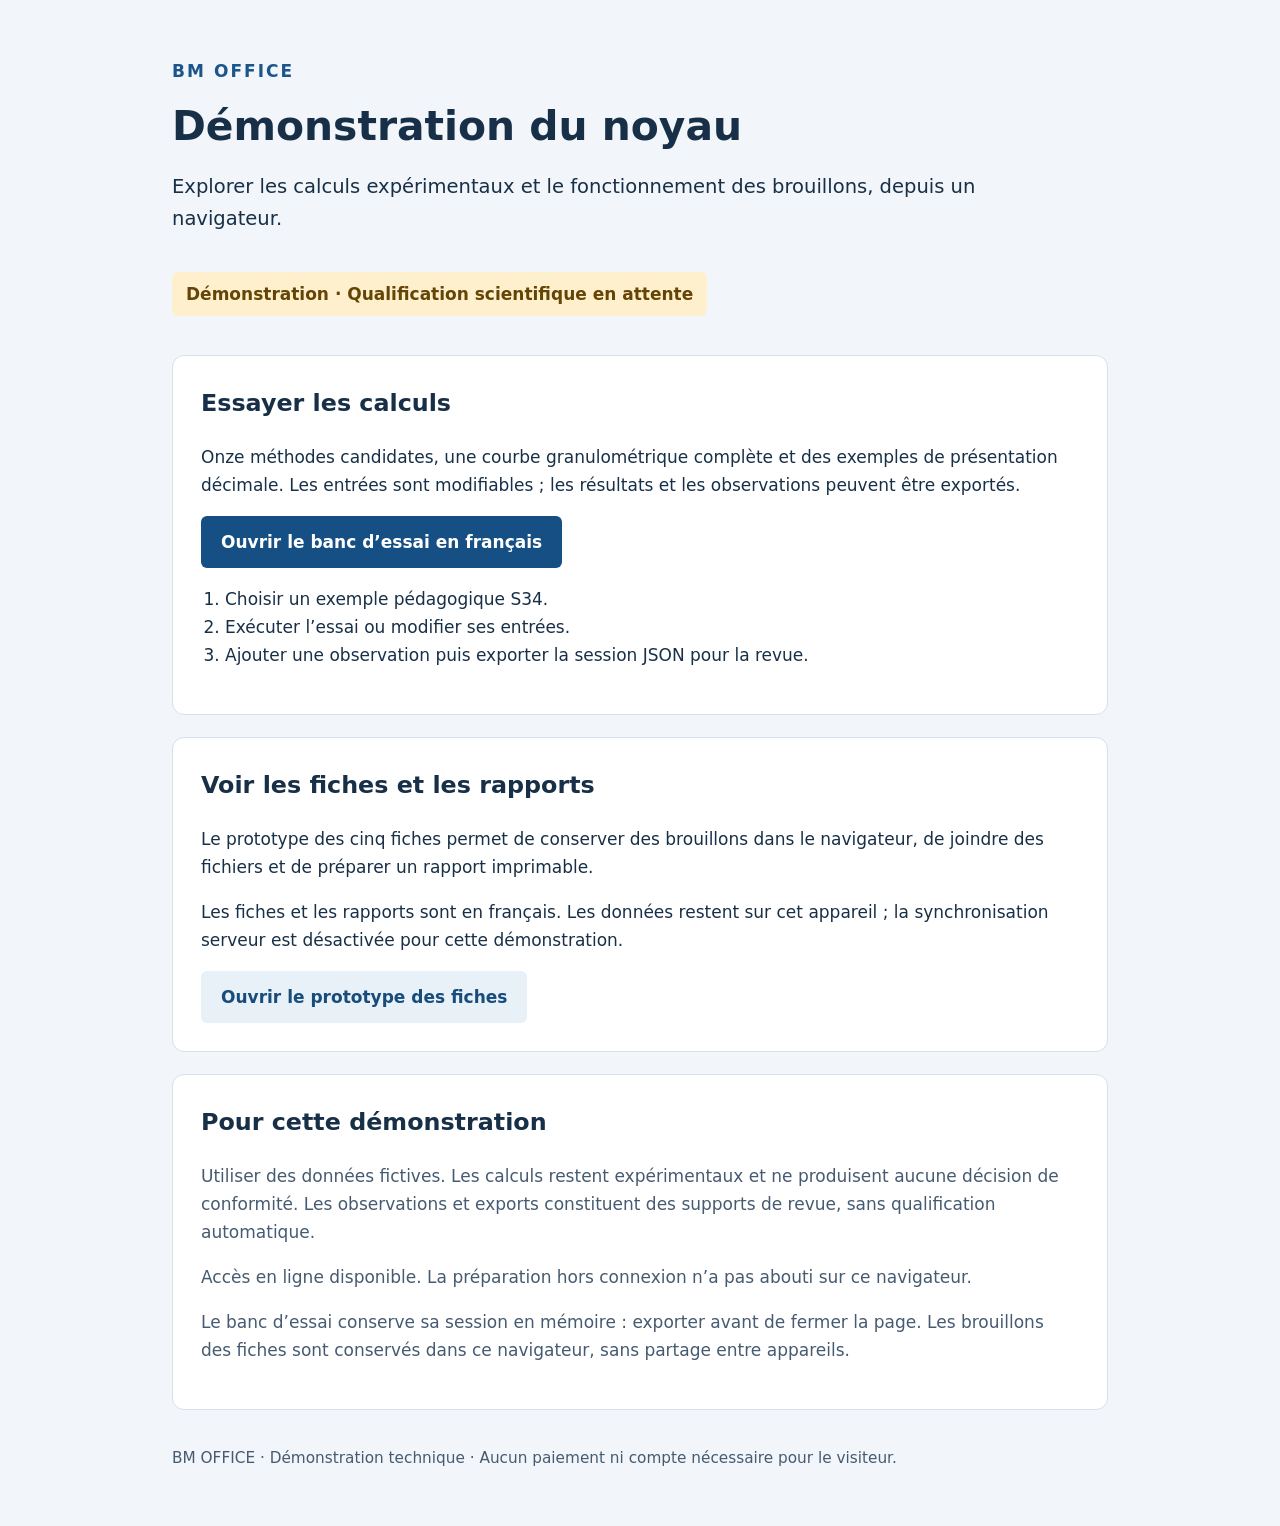
<file: index.html>
<!doctype html>
<html lang="fr"><head><meta charset="utf-8"><meta name="viewport" content="width=device-width,initial-scale=1">
<meta name="robots" content="noindex,nofollow"><meta name="theme-color" content="#164f83">
<title>BM OFFICE — Démonstration</title><link rel="stylesheet" href="./demo.css"><script type="module" src="./demo.mjs"></script></head>
<body><main>
<header><p class="brand">BM OFFICE</p><h1>Démonstration du noyau</h1><p class="intro">Explorer les calculs expérimentaux et le fonctionnement des brouillons, depuis un navigateur.</p><p class="badge">Démonstration · Qualification scientifique en attente</p></header>
<section><h2>Essayer les calculs</h2><p>Onze méthodes candidates, une courbe granulométrique complète et des exemples de présentation décimale. Les entrées sont modifiables ; les résultats et les observations peuvent être exportés.</p><a class="button" href="./tools/scientific-workbench/index.html">Ouvrir le banc d’essai en français</a><ol><li>Choisir un exemple pédagogique S34.</li><li>Exécuter l’essai ou modifier ses entrées.</li><li>Ajouter une observation puis exporter la session JSON pour la revue.</li></ol></section>
<section><h2>Voir les fiches et les rapports</h2><p>Le prototype des cinq fiches permet de conserver des brouillons dans le navigateur, de joindre des fichiers et de préparer un rapport imprimable.</p><p>Les fiches et les rapports sont en français. Les données restent sur cet appareil ; la synchronisation serveur est désactivée pour cette démonstration.</p><a class="secondary" href="./apps/web/public/index.html">Ouvrir le prototype des fiches</a></section>
<section class="note"><h2>Pour cette démonstration</h2><p>Utiliser des données fictives. Les calculs restent expérimentaux et ne produisent aucune décision de conformité. Les observations et exports constituent des supports de revue, sans qualification automatique.</p><p id="offline-status" role="status">Préparation de l’accès hors connexion…</p><p>Le banc d’essai conserve sa session en mémoire : exporter avant de fermer la page. Les brouillons des fiches sont conservés dans ce navigateur, sans partage entre appareils.</p></section>
<footer>BM OFFICE · Démonstration technique · Aucun paiement ni compte nécessaire pour le visiteur.</footer>
</main></body></html>
</file>
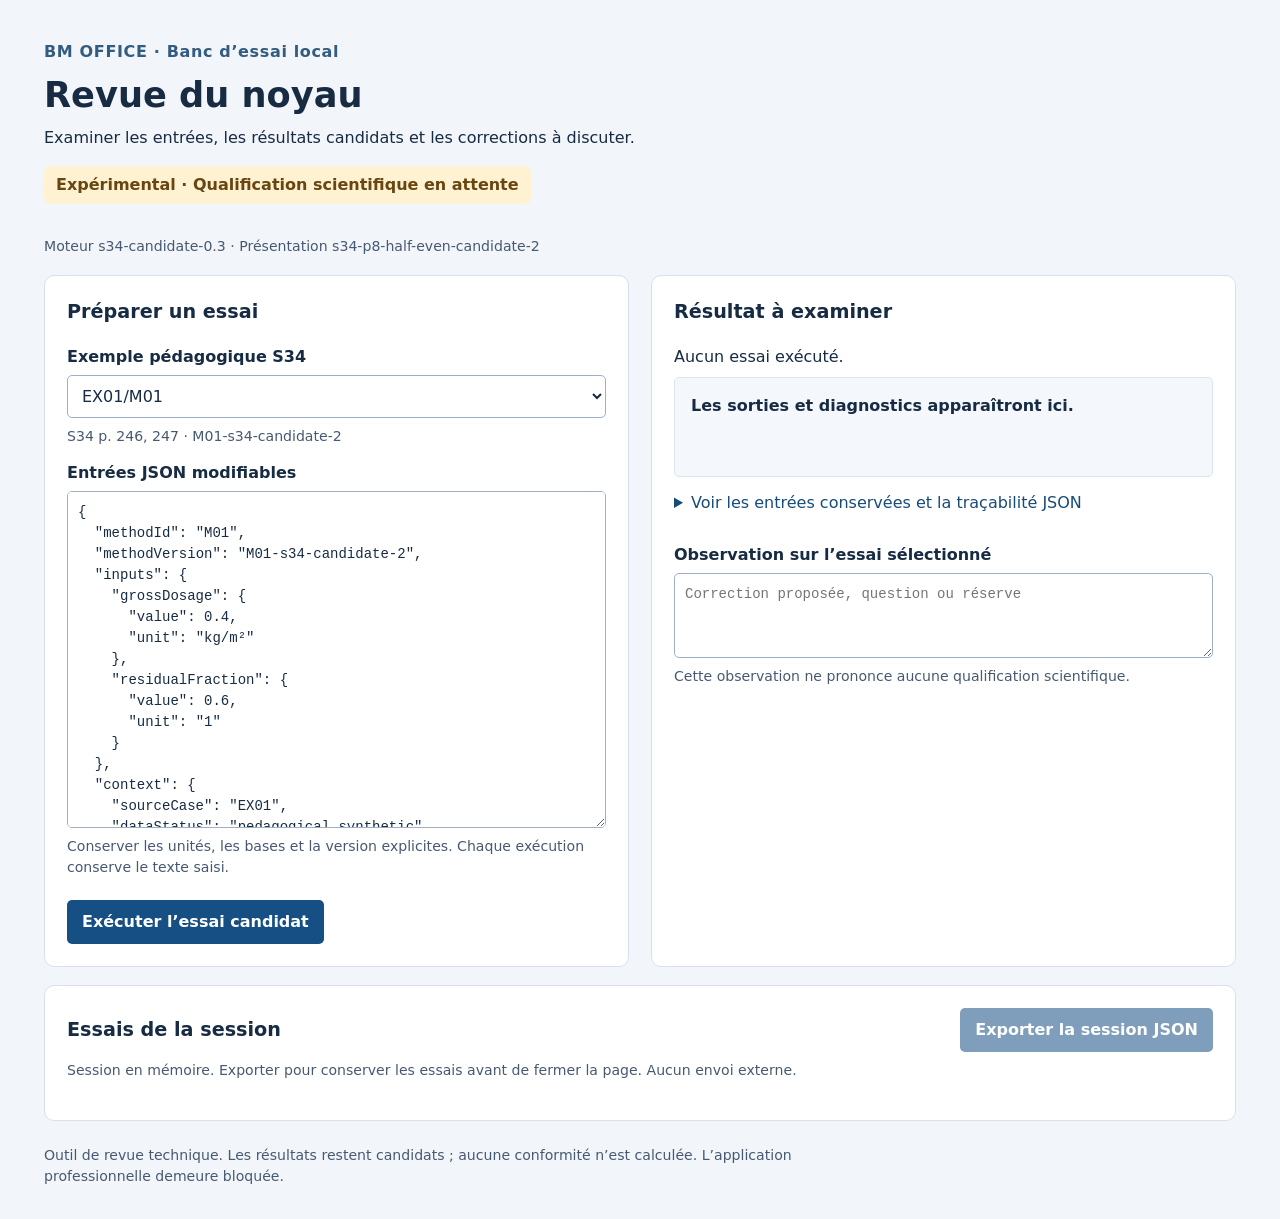
<file: tools/scientific-workbench/index.html>
<!doctype html>
<html lang="fr">
<head>
  <meta charset="utf-8">
  <meta name="viewport" content="width=device-width, initial-scale=1">
  <title>BM OFFICE — Revue du noyau</title>
  <link rel="stylesheet" href="./style.css">
  <script type="module" src="./workbench.mjs"></script>
</head>
<body>
  <main>
    <header><p class="brand">BM OFFICE · Banc d’essai local</p><h1>Revue du noyau</h1>
      <p>Examiner les entrées, les résultats candidats et les corrections à discuter.</p>
      <p class="status">Expérimental · Qualification scientifique en attente</p>
    </header>
    <p id="versions"></p>
    <div class="workspace">
      <section aria-labelledby="input-heading">
        <h2 id="input-heading">Préparer un essai</h2>
        <label for="example">Exemple pédagogique S34</label>
        <select id="example" disabled><option>Chargement…</option></select>
        <p id="source" class="detail"></p>
        <label for="request">Entrées JSON modifiables</label>
        <textarea id="request" spellcheck="false" rows="15" aria-describedby="input-help"></textarea>
        <p id="input-help" class="detail">Conserver les unités, les bases et la version explicites. Chaque exécution conserve le texte saisi.</p>
        <button id="run" disabled>Exécuter l’essai candidat</button>
      </section>
      <section aria-labelledby="result-heading">
        <h2 id="result-heading">Résultat à examiner</h2>
        <p id="result-status" role="status" aria-live="polite">Aucun essai exécuté.</p>
        <p id="output-summary" class="output-summary">Les sorties et diagnostics apparaîtront ici.</p>
        <details><summary>Voir les entrées conservées et la traçabilité JSON</summary><pre id="result"></pre></details>
        <label for="comment">Observation sur l’essai sélectionné</label>
        <textarea id="comment" rows="3" disabled placeholder="Correction proposée, question ou réserve"></textarea>
        <p class="detail">Cette observation ne prononce aucune qualification scientifique.</p>
      </section>
    </div>
    <section aria-labelledby="session-heading">
      <div class="session-title"><h2 id="session-heading">Essais de la session</h2><button id="export" disabled>Exporter la session JSON</button></div>
      <p class="detail">Session en mémoire. Exporter pour conserver les essais avant de fermer la page. Aucun envoi externe.</p>
      <ol id="history"></ol>
      <p id="feedback" role="status" aria-live="polite"></p>
    </section>
    <footer>Outil de revue technique. Les résultats restent candidats ; aucune conformité n’est calculée. L’application professionnelle demeure bloquée.</footer>
  </main>
</body>
</html>
</file>
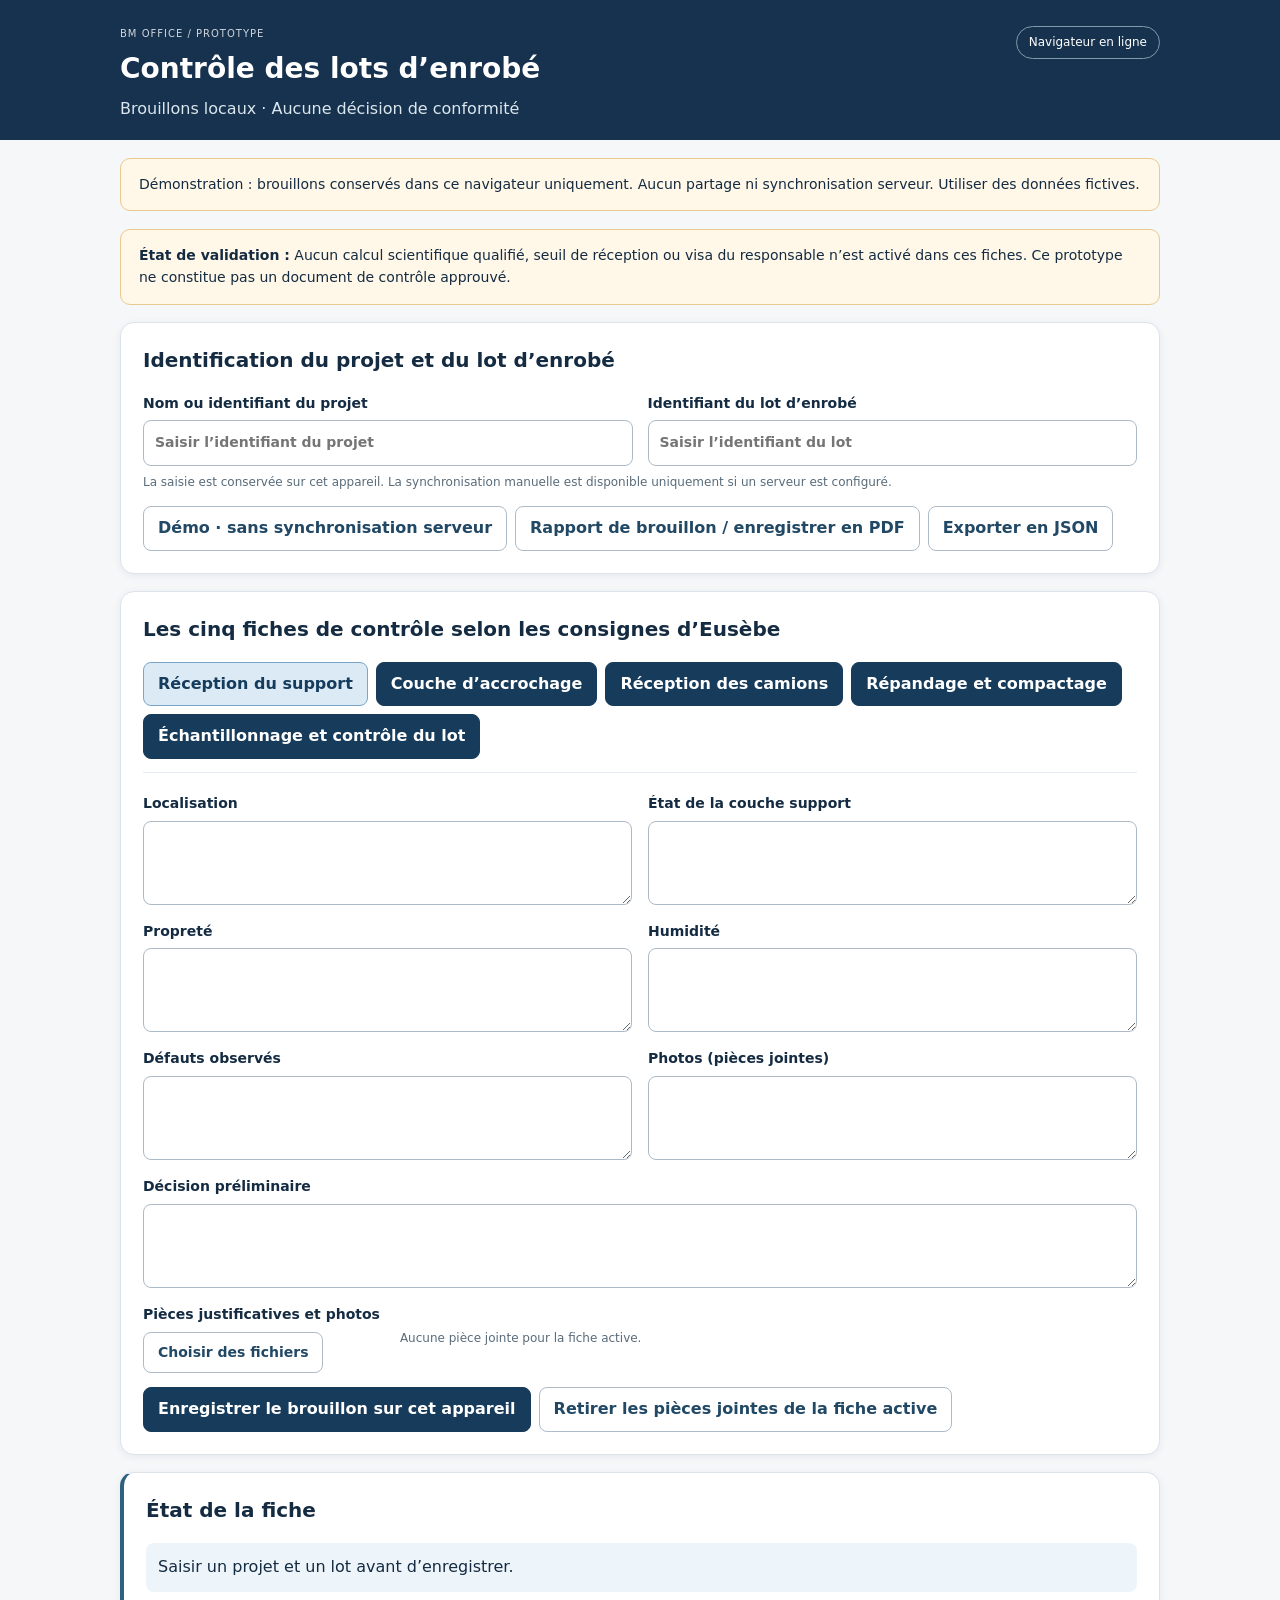
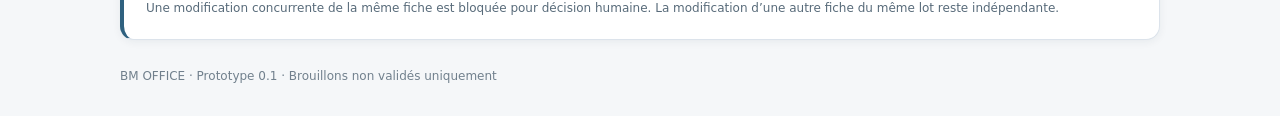
<file: apps/web/public/index.html>
<!doctype html>
<html lang="fr" dir="ltr"><head>
  <meta charset="utf-8"><meta name="viewport" content="width=device-width,initial-scale=1">
  <meta name="theme-color" content="#17324e"><meta name="description" content="BM OFFICE — prototype de contrôle des lots d’enrobé">
  <link rel="manifest" href="./manifest.webmanifest"><link rel="icon" href="./icon.svg" type="image/svg+xml">
  <link rel="stylesheet" href="./style.css"><title>BM OFFICE — Fiches de contrôle et rapports</title>
</head><body>
<header><div class="wrap heading"><div><div class="eyebrow">BM OFFICE / PROTOTYPE</div><h1>Contrôle des lots d’enrobé</h1><p>Brouillons locaux · Aucune décision de conformité</p></div><span class="tag" id="online-state">Vérification de la connexion…</span></div></header>
<main class="wrap">
<section class="notice" role="note"><strong>État de validation :</strong> Aucun calcul scientifique qualifié, seuil de réception ou visa du responsable n’est activé dans ces fiches. Ce prototype ne constitue pas un document de contrôle approuvé.</section>
<section class="card" aria-labelledby="context-title">
  <h2 id="context-title">Identification du projet et du lot d’enrobé</h2>
  <div class="row-fields"><label>Nom ou identifiant du projet<input id="project-name" maxlength="160" placeholder="Saisir l’identifiant du projet"></label><label>Identifiant du lot d’enrobé<input id="lot-id" maxlength="160" placeholder="Saisir l’identifiant du lot"></label></div>
  <p class="hint">La saisie est conservée sur cet appareil. La synchronisation manuelle est disponible uniquement si un serveur est configuré.</p>
  <div class="toolbar"><button id="sync" type="button" class="secondary">Synchronisation manuelle</button><button id="report" type="button" class="secondary">Rapport de brouillon / enregistrer en PDF</button><button id="export" type="button" class="secondary">Exporter en JSON</button></div>
</section>
<section class="card" aria-labelledby="forms-title"><h2 id="forms-title">Les cinq fiches de contrôle selon les consignes d’Eusèbe</h2><div id="tabs" class="tabs" role="tablist" aria-label="Fiches de contrôle"></div><form id="draft-form"><div id="fields" class="form-grid"></div>
<div class="row"><label class="file-label">Pièces justificatives et photos<span class="file-picker">Choisir des fichiers</span><input id="evidence" type="file" aria-label="Choisir des pièces justificatives et des photos" accept="image/png,image/jpeg,image/webp,application/pdf" multiple></label><span id="attachment-summary" class="hint"></span></div>
<div class="toolbar"><button type="submit">Enregistrer le brouillon sur cet appareil</button><button type="button" id="clear-files" class="secondary">Retirer les pièces jointes de la fiche active</button></div></form></section>
<section class="card status-card"><h2>État de la fiche</h2><div id="status" role="status" aria-live="polite">Aucune donnée enregistrée.</div><p class="hint">Une modification concurrente de la même fiche est bloquée pour décision humaine. La modification d’une autre fiche du même lot reste indépendante.</p></section>
</main><footer class="wrap">BM OFFICE · Prototype 0.1 · Brouillons non validés uniquement</footer>
<script src="./runtime-config.js"></script><script type="module" src="./app.mjs"></script></body></html>
</file>
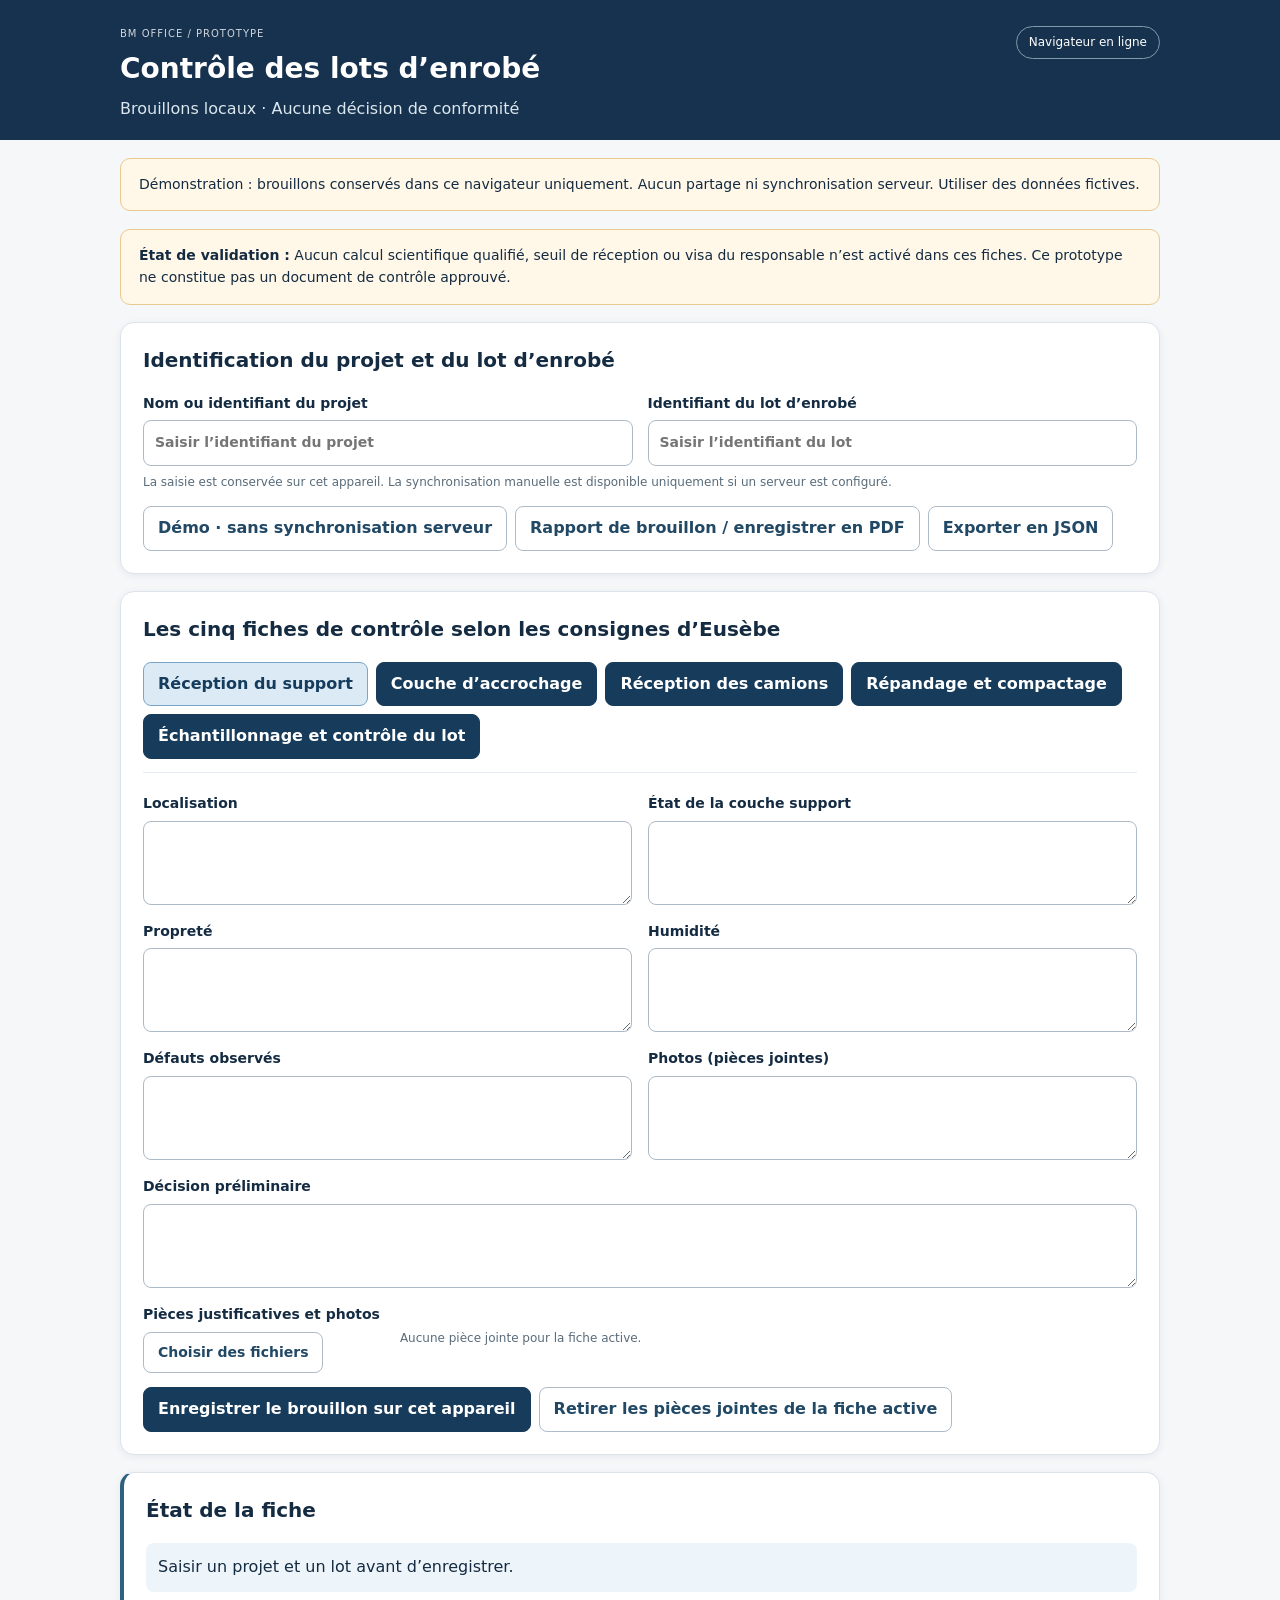
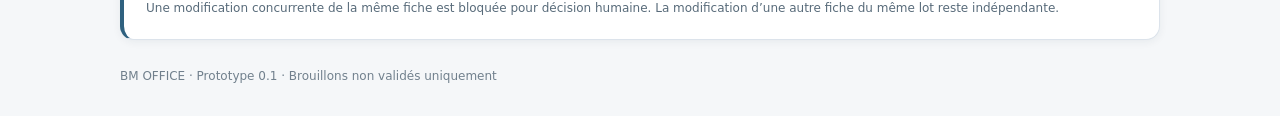
<file: mise-a-jour.html>
<!doctype html>
<html lang="fr"><head><meta charset="utf-8"><meta name="viewport" content="width=device-width,initial-scale=1">
<meta name="robots" content="noindex,nofollow"><title>BM OFFICE — Mise à jour des fiches</title>
<link rel="stylesheet" href="./demo.css"><script type="module" src="./mise-a-jour.mjs"></script></head>
<body><main><header><p class="brand">BM OFFICE</p><h1>Mise à jour des fiches</h1></header>
<section><p id="update-status" role="status">Remplacement de l’ancien cache de démonstration…</p>
<p>Les brouillons, pièces jointes et identifiants enregistrés dans ce navigateur sont conservés.</p>
<p>Cette opération concerne uniquement les fichiers du site BM OFFICE mis en cache pour la démonstration.</p>
<a class="button" id="continue" href="./apps/web/public/index.html">Ouvrir les fiches en français</a></section></main></body></html>
</file>
<file: demo.css>
:root{font:17px/1.65 system-ui,sans-serif;color:#183047;background:#f2f5f9}*{box-sizing:border-box}body{margin:0}main{max-width:980px;margin:auto;padding:40px 22px}.brand{font-weight:800;letter-spacing:.12em;color:#1b558b}h1{font-size:2.4rem;line-height:1.2;margin:12px 0}h2{font-size:1.4rem;margin-top:0}.intro{max-width:65ch;font-size:1.15rem}.badge{display:inline-block;border-radius:6px;padding:8px 14px;background:#fff0cd;color:#644506;font-weight:600}section{margin:22px 0;border:1px solid #d7e0eb;border-radius:12px;padding:28px;background:#fff}.button,.secondary{display:inline-block;border-radius:6px;padding:12px 20px;background:#164f83;color:white;text-decoration:none;font-weight:650}.secondary{background:#e8f0f8;color:#174c7b}a:focus-visible{outline:3px solid #74a8d9;outline-offset:4px}ol{padding-left:24px}.note p,footer{color:#465b71}footer{font-size:.9rem;padding:14px 0}@media(max-width:600px){main{padding:24px 14px}h1{font-size:1.9rem}section{padding:20px}.button,.secondary{width:100%;text-align:center}}
</file>
<file: tools/scientific-workbench/style.css>
:root{font:16px/1.5 system-ui,sans-serif;color:#172b42;background:#f2f5f9;color-scheme:light}
*{box-sizing:border-box}body{margin:0}main{max-width:1240px;margin:0 auto;padding:32px 24px}
header{margin-bottom:24px}.brand{font-weight:700;letter-spacing:.04em;color:#325c80}h1{font-size:2.2rem;line-height:1.2;margin:10px 0}h2{font-size:1.2rem;margin:0 0 18px}
p{margin:8px 0}.status{display:inline-block;background:#fff2d2;color:#684610;padding:7px 12px;border-radius:6px;font-weight:600}
.detail,#versions,footer{font-size:.88rem;color:#475970}.workspace{display:grid;grid-template-columns:1fr 1fr;gap:22px;margin:18px 0}
section{background:white;border:1px solid #d7e0eb;border-radius:10px;padding:22px;min-width:0}
label{display:block;font-weight:600;margin:14px 0 6px}select,textarea{display:block;width:100%;border:1px solid #9eafc3;border-radius:5px;padding:10px;font:inherit;background:white;color:inherit}
textarea{resize:vertical;font:14px/1.5 ui-monospace,SFMono-Regular,Consolas,monospace}
button{font:inherit;font-weight:600;border:0;border-radius:5px;padding:10px 15px;background:#164f83;color:white;cursor:pointer}button:disabled{opacity:.55;cursor:default}button:focus-visible,select:focus-visible,textarea:focus-visible{outline:3px solid #88b9e4;outline-offset:3px}
#run{margin-top:14px}pre{background:#f4f7fb;border:1px solid #dce5ef;min-height:210px;max-height:390px;overflow:auto;white-space:pre-wrap;overflow-wrap:anywhere;border-radius:5px;padding:14px;font:13px/1.5 ui-monospace,SFMono-Regular,Consolas,monospace}
.session-title{display:flex;justify-content:space-between;align-items:center;gap:16px;flex-wrap:wrap}.session-title h2{margin:0}#history{padding-left:24px}#history li{margin:9px 0}#history button{background:#eaf1f8;color:#174b79;text-align:left;overflow-wrap:anywhere;max-width:100%}
footer{padding-top:24px;max-width:90ch}#feedback{font-weight:600}
.output-summary{white-space:pre-wrap;overflow-wrap:anywhere;background:#f4f7fb;border:1px solid #dce5ef;border-radius:5px;padding:16px;font-weight:600;min-height:100px}summary{cursor:pointer;color:#174b79;margin:14px 0}
@media(max-width:760px){main{padding:20px 14px}.workspace{grid-template-columns:1fr}section{padding:17px}h1{font-size:1.85rem}.session-title button{width:100%}}
</file>
<file: apps/web/public/style.css>
:root{font-family:system-ui,-apple-system,'Segoe UI',Arial,sans-serif;color:#142b42;background:#f5f7f9;line-height:1.55}*{box-sizing:border-box}body{margin:0}header{background:#17324e;color:white;padding:26px 0 18px}.wrap{width:min(1040px,calc(100% - 30px));margin:0 auto}.heading{display:flex;justify-content:space-between;align-items:flex-start;gap:20px}.eyebrow{font-size:10px;letter-spacing:.1em;opacity:.8}h1{margin:5px 0;font-size:28px}h2{font-size:20px;margin:0 0 17px}p{margin:7px 0 0}header p{color:#dbe7ee}.tag{display:inline-block;padding:6px 12px;border:1px solid #7d9baa;border-radius:30px;white-space:nowrap;font-size:12px}.card{background:#fff;border:1px solid #dce3eb;border-radius:14px;padding:22px;margin:17px 0;box-shadow:0 2px 8px #102c4710}.notice{padding:15px 18px;background:#fff7e7;border:1px solid #e9c98f;border-radius:10px;margin-top:18px;font-size:14px}.row-fields{display:grid;grid-template-columns:1fr 1fr;gap:15px}.row{display:flex;align-items:center;gap:20px;margin-top:16px;flex-wrap:wrap}label{font-weight:600;font-size:14px;display:block}label input,label textarea{font:inherit;display:block;margin-top:6px;padding:11px;border:1px solid #acbac7;border-radius:8px;width:100%;background:white;color:#142b42}input:focus,textarea:focus,button:focus-visible{outline:2px solid #3574b4;outline-offset:2px}textarea{resize:vertical;min-height:84px}.tabs{display:flex;flex-wrap:wrap;gap:8px;padding-bottom:13px;border-bottom:1px solid #e6ebf1;margin-bottom:20px}button{font:inherit;cursor:pointer;background:#173b5b;color:white;border:1px solid #173b5b;border-radius:8px;padding:9px 14px;font-weight:650}button.secondary{background:white;color:#214865;border-color:#adbbc8}button:hover{filter:brightness(.95)}button.active{background:#dceaf6;color:#153c5d;border-color:#78a7ca}.toolbar{display:flex;flex-wrap:wrap;gap:8px;margin-top:14px}.form-grid{display:grid;grid-template-columns:1fr 1fr;gap:16px}.form-grid label:last-child:nth-child(odd){grid-column:1/-1}.hint{color:#586b7a;font-size:12px;font-weight:400}.status-card{border-inline-start:4px solid #2f617f}#status{background:#eef5fa;padding:12px;border-radius:8px;white-space:pre-wrap;overflow-wrap:anywhere}input[type=file]{font-size:12px;max-width:300px}footer{color:#71808d;font-size:12px;padding:10px 0 30px}@media(max-width:650px){h1{font-size:23px}.card{padding:16px}.row-fields,.form-grid{grid-template-columns:1fr}.heading{flex-wrap:wrap}.tabs{display:grid;grid-template-columns:1fr 1fr}.tabs button{font-size:12px;padding:9px 5px}}

.file-label{position:relative}.file-picker{display:block;width:max-content;max-width:100%;margin-top:6px;padding:9px 14px;border:1px solid #adbbc8;border-radius:8px;background:#fff;color:#214865}.file-label input[type=file]{position:absolute;inset:0;opacity:0;width:100%;height:100%;max-width:none;margin:0;padding:0;cursor:pointer}.file-label:focus-within .file-picker{outline:2px solid #3574b4;outline-offset:2px}
</file>
